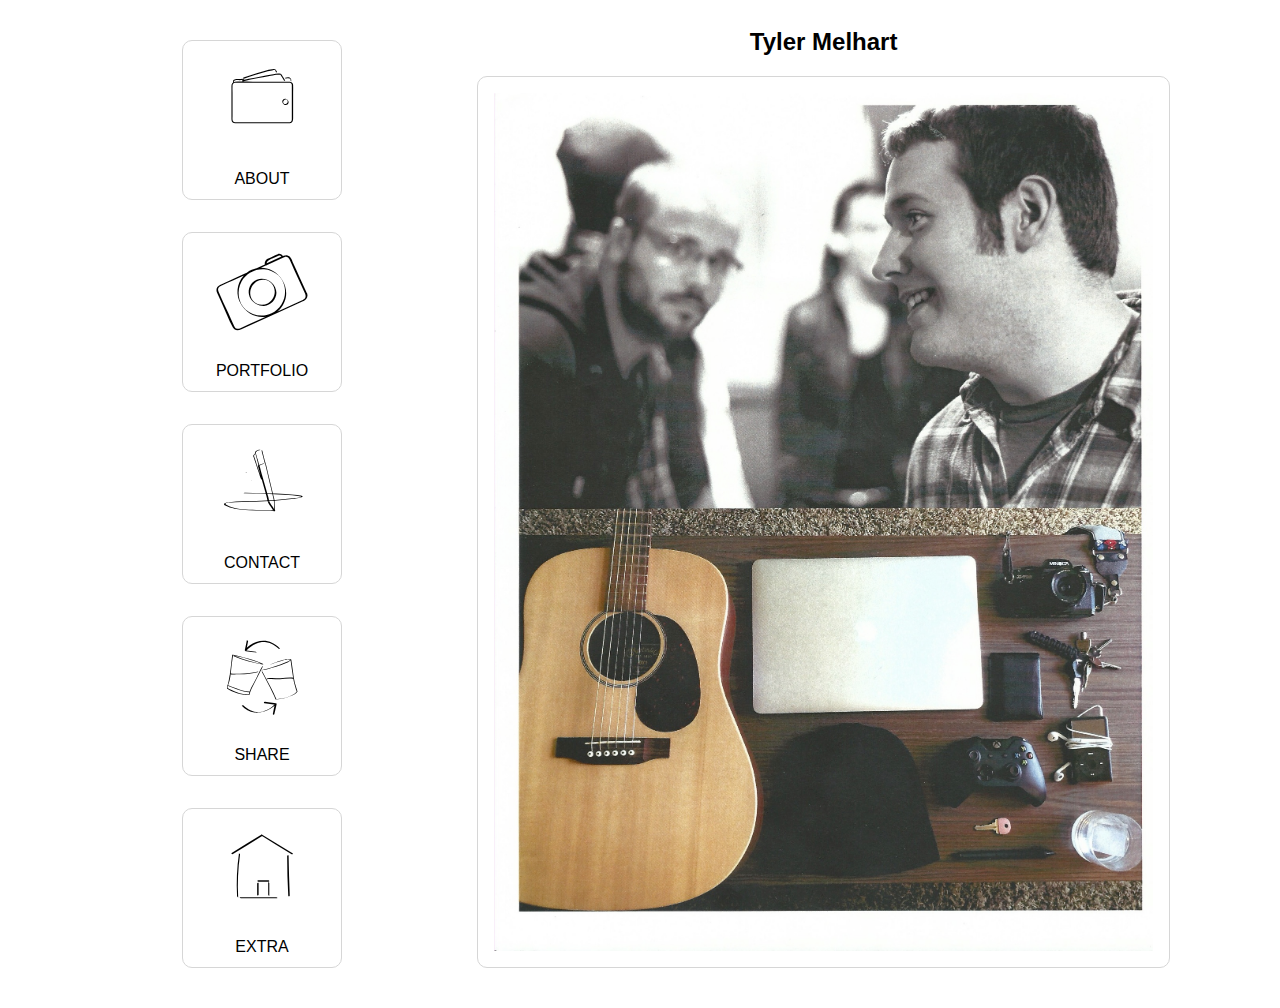
<file: index.html>
<!doctype html>
<html lang="en">
<head>
  <meta charset="UTF-8" />
  <meta name="viewport" content="width=device-width">

  <title>P2: Icon Fonts</title>
 
  <link rel="stylesheet" href="http://necolas.github.io/normalize.css/3.0.2/normalize.css">  
  <link rel="stylesheet" href="css/grid.css">
  <link rel="stylesheet" href="css/styles.css">	


</head>
<body>
	
  <div class="grid-container">
  
    <div class="grid-4">
      
      <!-- Icon Fonts -->
      <ul>
        <li>
          <i class="icon-about"> </i> 
          <a href="#">About</a>
        </li>
        <li>
          <i class="icon-portfolio"> </i> 
          <a href="#">Portfolio</a>
        </li>
        <li>
          <i class="icon-contact"> </i> 
          <a href="#">Contact</a>
        </li>
        <li>
          <i class="icon-share"> </i> 
          <a href="#">Share</a>
        </li>
        <li>
          <i class="icon-home"> </i> 
          <a href="#">Extra</a>
        </li>
      </ul>

    </div>

    <div class="grid-8">
      
      <!-- Persona -->
       <h2>Tyler Melhart</h2>  
      <img src="img/persona1.jpg" alt="Persona">
	  
    </div> 

  </div> 

<!-- Scripts -->
	<script src="https://ajax.googleapis.com/ajax/libs/jquery/2.1.3/jquery.min.js"></script>
  <script type="text/javascript" src="js/scripts.js"></script>

</body>
</html>
</file>
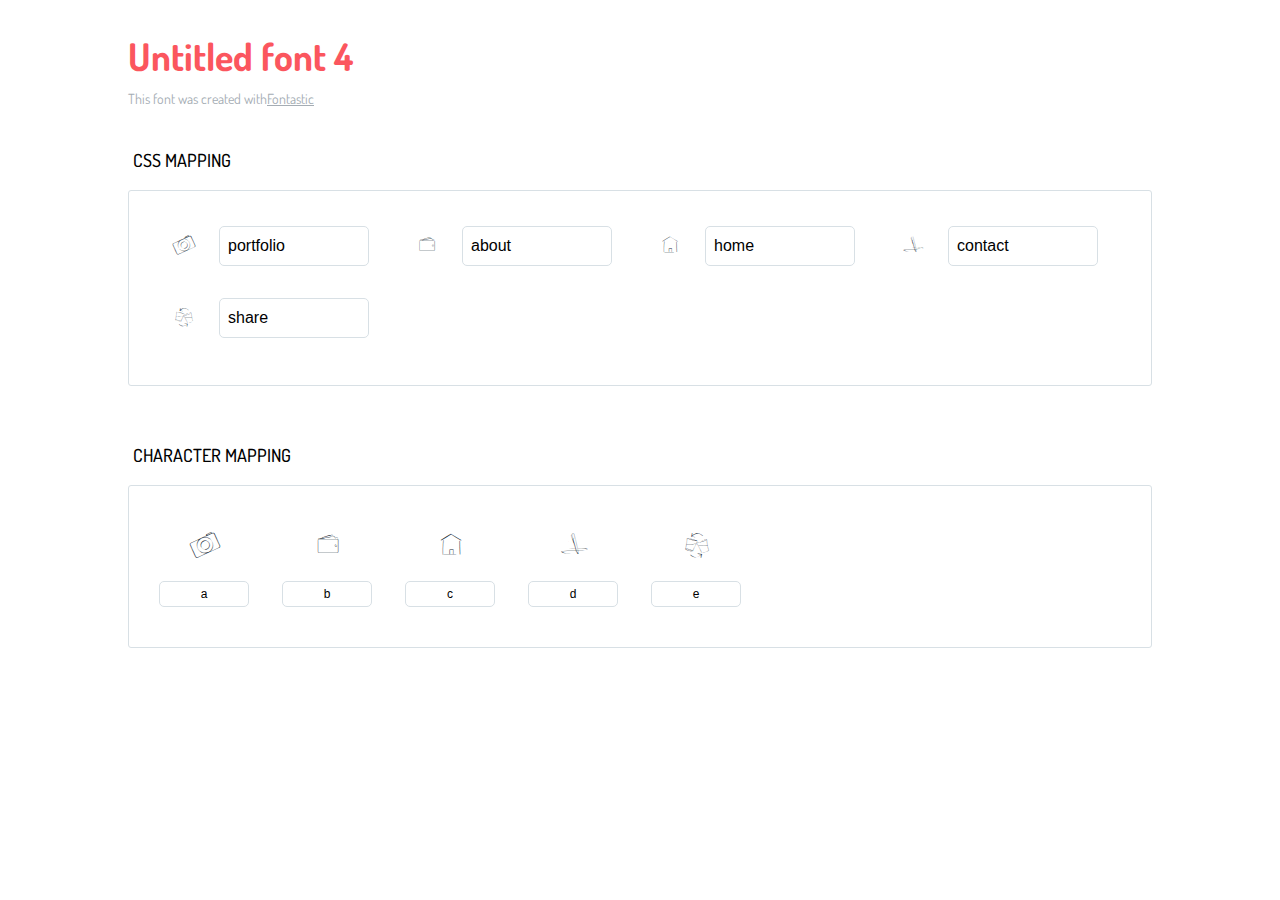
<file: icons-reference.html>
<!DOCTYPE html>
<html lang="en">
  <head>
    <meta charset="utf-8">
    <meta http-equiv="X-UA-Compatible" content="IE=edge,chrome=1">
    <meta name="viewport" content="width=device-width,initial-scale=1">
    <title>Font Reference - Untitled font 4</title>
    <link href="http://fonts.googleapis.com/css?family=Dosis:400,500,700" rel="stylesheet" type="text/css">
    <link rel="stylesheet" href="styles.css">
    <style type="text/css">
      html,body,div,span,applet,object,iframe,h1,h2,h3,h4,h5,h6,p,blockquote,pre,a,abbr,acronym,address,big,cite,code,del,dfn,em,img,ins,kbd,q,s,samp,small,strike,strong,sub,sup,tt,var,dl,dt,dd,ol,ul,li,fieldset,form,label,legend,table,caption,tbody,tfoot,thead,tr,th,td{margin:0;padding:0;border:0;outline:0;font-weight:inherit;font-style:inherit;font-family:inherit;font-size:100%;vertical-align:baseline}
body{line-height:1;color:#000;background:#fff}
ol,ul{list-style:none}
table{border-collapse:separate;border-spacing:0;vertical-align:middle}
caption,th,td{text-align:left;font-weight:normal;vertical-align:middle}
a img{border:none}
*{-webkit-box-sizing:border-box;-moz-box-sizing:border-box;box-sizing:border-box}
body{font-family:'Dosis','Tahoma',sans-serif}
.container{margin:15px auto;width:80%}
h1{margin:40px 0 20px;font-weight:700;font-size:38px;line-height:32px;color:#fb565e}
h2{font-size:18px;padding:0 0 21px 5px;margin:45px 0 0 0;text-transform:uppercase;font-weight:500}
.small{font-size:14px;color:#a5adb4;}
.small a{color:#a5adb4;}
.small a:hover{color:#fb565e}
.glyphs.character-mapping{margin:0 0 20px 0;padding:20px 0 20px 30px;color:rgba(0,0,0,0.5);border:1px solid #d8e0e5;-webkit-border-radius:3px;border-radius:3px;}
.glyphs.character-mapping li{margin:0 30px 20px 0;display:inline-block;width:90px}
.glyphs.character-mapping .icon{margin:10px 0 10px 15px;padding:15px;position:relative;width:55px;height:55px;color:#162a36 !important;overflow:hidden;-webkit-border-radius:3px;border-radius:3px;font-size:32px;}
.glyphs.character-mapping .icon svg{fill:#000}
.glyphs.character-mapping input{margin:0;padding:5px 0;line-height:12px;font-size:12px;display:block;width:100%;border:1px solid #d8e0e5;-webkit-border-radius:5px;border-radius:5px;text-align:center;outline:0;}
.glyphs.character-mapping input:focus{border:1px solid #fbde4a;-webkit-box-shadow:inset 0 0 3px #fbde4a;box-shadow:inset 0 0 3px #fbde4a}
.glyphs.character-mapping input:hover{-webkit-box-shadow:inset 0 0 3px #fbde4a;box-shadow:inset 0 0 3px #fbde4a}
.glyphs.css-mapping{margin:0 0 60px 0;padding:30px 0 20px 30px;color:rgba(0,0,0,0.5);border:1px solid #d8e0e5;-webkit-border-radius:3px;border-radius:3px;}
.glyphs.css-mapping li{margin:0 30px 20px 0;padding:0;display:inline-block;overflow:hidden}
.glyphs.css-mapping .icon{margin:0;margin-right:10px;padding:13px;height:50px;width:50px;color:#162a36 !important;overflow:hidden;float:left;font-size:24px}
.glyphs.css-mapping input{margin:0;margin-top:5px;padding:8px;line-height:16px;font-size:16px;display:block;width:150px;height:40px;border:1px solid #d8e0e5;-webkit-border-radius:5px;border-radius:5px;background:#fff;outline:0;float:right;}
.glyphs.css-mapping input:focus{border:1px solid #fbde4a;-webkit-box-shadow:inset 0 0 3px #fbde4a;box-shadow:inset 0 0 3px #fbde4a}
.glyphs.css-mapping input:hover{-webkit-box-shadow:inset 0 0 3px #fbde4a;box-shadow:inset 0 0 3px #fbde4a}

      
    </style>
  </head>
  <body>
    <div class="container">
      <h1>Untitled font 4</h1>
      <p class="small">This font was created with<a href="http://fontastic.me/">Fontastic</a></p>
      <h2>CSS mapping</h2>
      <ul class="glyphs css-mapping">
        <li>
          <div class="icon icon-portfolio"></div>
          <input type="text" readonly="readonly" value="portfolio">
        </li>
        <li>
          <div class="icon icon-about"></div>
          <input type="text" readonly="readonly" value="about">
        </li>
        <li>
          <div class="icon icon-home"></div>
          <input type="text" readonly="readonly" value="home">
        </li>
        <li>
          <div class="icon icon-contact"></div>
          <input type="text" readonly="readonly" value="contact">
        </li>
        <li>
          <div class="icon icon-share"></div>
          <input type="text" readonly="readonly" value="share">
        </li>
      </ul>
      <h2>Character mapping</h2>
      <ul class="glyphs character-mapping">
        <li>
          <div data-icon="a" class="icon"></div>
          <input type="text" readonly="readonly" value="a">
        </li>
        <li>
          <div data-icon="b" class="icon"></div>
          <input type="text" readonly="readonly" value="b">
        </li>
        <li>
          <div data-icon="c" class="icon"></div>
          <input type="text" readonly="readonly" value="c">
        </li>
        <li>
          <div data-icon="d" class="icon"></div>
          <input type="text" readonly="readonly" value="d">
        </li>
        <li>
          <div data-icon="e" class="icon"></div>
          <input type="text" readonly="readonly" value="e">
        </li>
      </ul>
    </div><script type="text/javascript">
(function() {
  var glyphs, _i, _len, _ref;

  _ref = document.getElementsByClassName('glyphs');
  for (_i = 0, _len = _ref.length; _i < _len; _i++) {
    glyphs = _ref[_i];
    glyphs.addEventListener('click', function(event) {
      if (event.target.tagName === 'INPUT') {
        return event.target.select();
      }
    });
  }

}).call(this);
</script>
  </body>
</html>
</file>
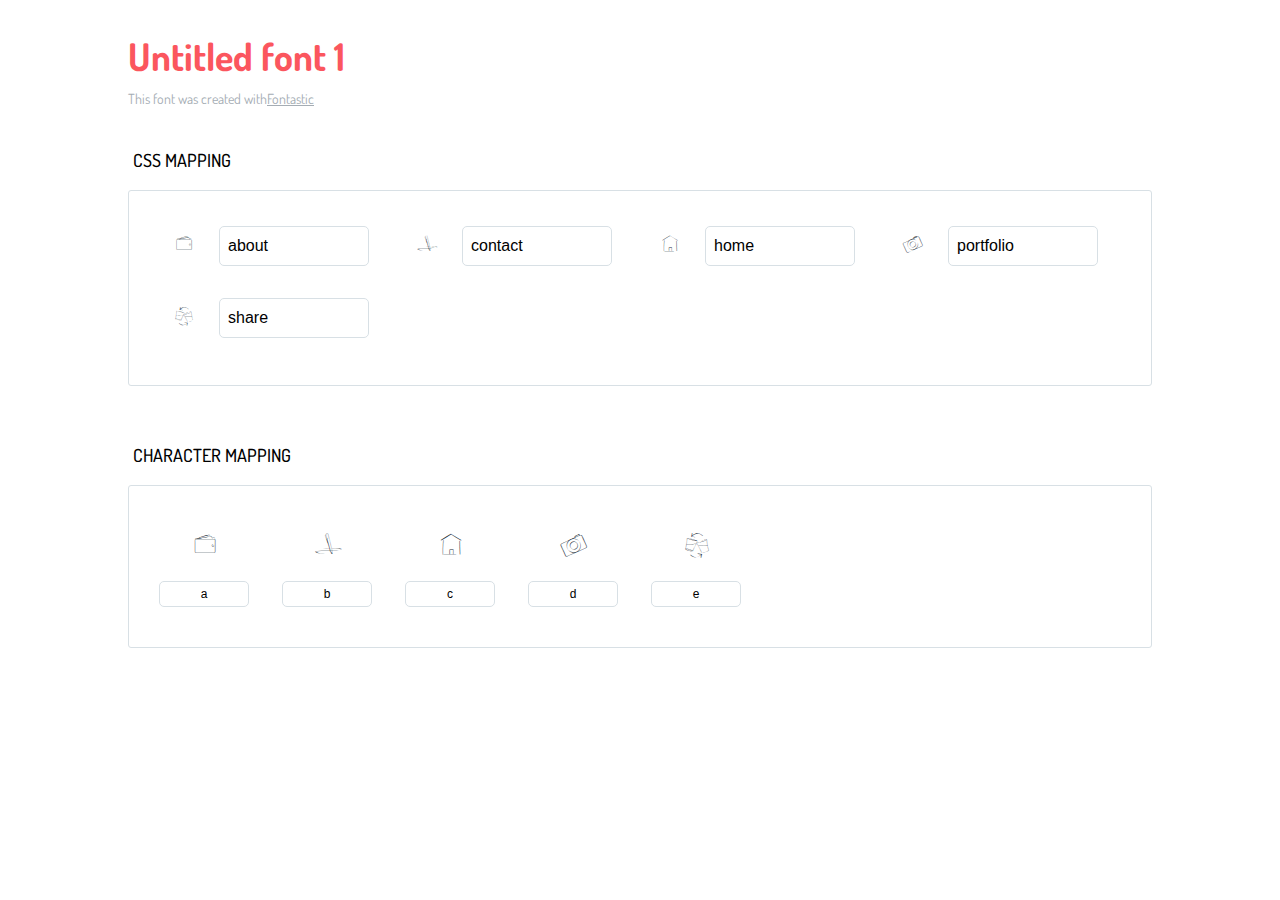
<file: untitled-font-1/icons-reference.html>
<!DOCTYPE html>
<html lang="en">
  <head>
    <meta charset="utf-8">
    <meta http-equiv="X-UA-Compatible" content="IE=edge,chrome=1">
    <meta name="viewport" content="width=device-width,initial-scale=1">
    <title>Font Reference - Untitled font 1</title>
    <link href="http://fonts.googleapis.com/css?family=Dosis:400,500,700" rel="stylesheet" type="text/css">
    <link rel="stylesheet" href="styles.css">
    <style type="text/css">
      html,body,div,span,applet,object,iframe,h1,h2,h3,h4,h5,h6,p,blockquote,pre,a,abbr,acronym,address,big,cite,code,del,dfn,em,img,ins,kbd,q,s,samp,small,strike,strong,sub,sup,tt,var,dl,dt,dd,ol,ul,li,fieldset,form,label,legend,table,caption,tbody,tfoot,thead,tr,th,td{margin:0;padding:0;border:0;outline:0;font-weight:inherit;font-style:inherit;font-family:inherit;font-size:100%;vertical-align:baseline}
body{line-height:1;color:#000;background:#fff}
ol,ul{list-style:none}
table{border-collapse:separate;border-spacing:0;vertical-align:middle}
caption,th,td{text-align:left;font-weight:normal;vertical-align:middle}
a img{border:none}
*{-webkit-box-sizing:border-box;-moz-box-sizing:border-box;box-sizing:border-box}
body{font-family:'Dosis','Tahoma',sans-serif}
.container{margin:15px auto;width:80%}
h1{margin:40px 0 20px;font-weight:700;font-size:38px;line-height:32px;color:#fb565e}
h2{font-size:18px;padding:0 0 21px 5px;margin:45px 0 0 0;text-transform:uppercase;font-weight:500}
.small{font-size:14px;color:#a5adb4;}
.small a{color:#a5adb4;}
.small a:hover{color:#fb565e}
.glyphs.character-mapping{margin:0 0 20px 0;padding:20px 0 20px 30px;color:rgba(0,0,0,0.5);border:1px solid #d8e0e5;-webkit-border-radius:3px;border-radius:3px;}
.glyphs.character-mapping li{margin:0 30px 20px 0;display:inline-block;width:90px}
.glyphs.character-mapping .icon{margin:10px 0 10px 15px;padding:15px;position:relative;width:55px;height:55px;color:#162a36 !important;overflow:hidden;-webkit-border-radius:3px;border-radius:3px;font-size:32px;}
.glyphs.character-mapping .icon svg{fill:#000}
.glyphs.character-mapping input{margin:0;padding:5px 0;line-height:12px;font-size:12px;display:block;width:100%;border:1px solid #d8e0e5;-webkit-border-radius:5px;border-radius:5px;text-align:center;outline:0;}
.glyphs.character-mapping input:focus{border:1px solid #fbde4a;-webkit-box-shadow:inset 0 0 3px #fbde4a;box-shadow:inset 0 0 3px #fbde4a}
.glyphs.character-mapping input:hover{-webkit-box-shadow:inset 0 0 3px #fbde4a;box-shadow:inset 0 0 3px #fbde4a}
.glyphs.css-mapping{margin:0 0 60px 0;padding:30px 0 20px 30px;color:rgba(0,0,0,0.5);border:1px solid #d8e0e5;-webkit-border-radius:3px;border-radius:3px;}
.glyphs.css-mapping li{margin:0 30px 20px 0;padding:0;display:inline-block;overflow:hidden}
.glyphs.css-mapping .icon{margin:0;margin-right:10px;padding:13px;height:50px;width:50px;color:#162a36 !important;overflow:hidden;float:left;font-size:24px}
.glyphs.css-mapping input{margin:0;margin-top:5px;padding:8px;line-height:16px;font-size:16px;display:block;width:150px;height:40px;border:1px solid #d8e0e5;-webkit-border-radius:5px;border-radius:5px;background:#fff;outline:0;float:right;}
.glyphs.css-mapping input:focus{border:1px solid #fbde4a;-webkit-box-shadow:inset 0 0 3px #fbde4a;box-shadow:inset 0 0 3px #fbde4a}
.glyphs.css-mapping input:hover{-webkit-box-shadow:inset 0 0 3px #fbde4a;box-shadow:inset 0 0 3px #fbde4a}

      
    </style>
  </head>
  <body>
    <div class="container">
      <h1>Untitled font 1</h1>
      <p class="small">This font was created with<a href="http://fontastic.me/">Fontastic</a></p>
      <h2>CSS mapping</h2>
      <ul class="glyphs css-mapping">
        <li>
          <div class="icon icon-about"></div>
          <input type="text" readonly="readonly" value="about">
        </li>
        <li>
          <div class="icon icon-contact"></div>
          <input type="text" readonly="readonly" value="contact">
        </li>
        <li>
          <div class="icon icon-home"></div>
          <input type="text" readonly="readonly" value="home">
        </li>
        <li>
          <div class="icon icon-portfolio"></div>
          <input type="text" readonly="readonly" value="portfolio">
        </li>
        <li>
          <div class="icon icon-share"></div>
          <input type="text" readonly="readonly" value="share">
        </li>
      </ul>
      <h2>Character mapping</h2>
      <ul class="glyphs character-mapping">
        <li>
          <div data-icon="a" class="icon"></div>
          <input type="text" readonly="readonly" value="a">
        </li>
        <li>
          <div data-icon="b" class="icon"></div>
          <input type="text" readonly="readonly" value="b">
        </li>
        <li>
          <div data-icon="c" class="icon"></div>
          <input type="text" readonly="readonly" value="c">
        </li>
        <li>
          <div data-icon="d" class="icon"></div>
          <input type="text" readonly="readonly" value="d">
        </li>
        <li>
          <div data-icon="e" class="icon"></div>
          <input type="text" readonly="readonly" value="e">
        </li>
      </ul>
    </div><script type="text/javascript">
(function() {
  var glyphs, _i, _len, _ref;

  _ref = document.getElementsByClassName('glyphs');
  for (_i = 0, _len = _ref.length; _i < _len; _i++) {
    glyphs = _ref[_i];
    glyphs.addEventListener('click', function(event) {
      if (event.target.tagName === 'INPUT') {
        return event.target.select();
      }
    });
  }

}).call(this);
</script>
  </body>
</html>
</file>
<file: css/grid.css>
/* Global
================================ */

* {
	-webkit-box-sizing: border-box;
	-moz-box-sizing: border-box;
	box-sizing: border-box;
}


.grid-container {
	padding-left: 10px;
	padding-right: 10px;
	margin-left: auto;
	margin-right: auto;
}
img {
	width: 100%;
}

/* Media Queries
================================ */

@media (min-width: 1px) and (max-width: 767px)  {
	.grid-container > [class^="grid-"] {
		padding-top: 5px;
		padding-bottom: 5px;
	}
	.hide-mobile {
		display: none;
	}
}

@media (min-width: 768px) {

	/* Columns
	================================ */

	.grid-container > [class^="grid-"] {
		float: left;
		min-height: 1px;
		padding-left: 10px;
		padding-right: 10px;
		margin-left: 2%;
	}
	.grid-container > [class^="grid-"]:first-child {
		margin-left: 0;
	}
	.grid-container > [class^="grid-"]:last-child {
		float: right;
	}

	/* Columns are 65px wide, with 20px gutters
	=========================================== */

	.grid-1 {
		width: 6.5%;
	}
	.grid-2 {
		width: 15%;
	}
	.grid-3 {
		width: 23.5%;
	}
	.grid-4 {
		width: 32%;
	}
	.grid-5 {
		width: 40.5%;
	}
	.grid-6 {
		width: 49%;
	}
	.grid-7 {
		width: 57.5%;
	}
	.grid-8 {
		width: 66%;
	}
	.grid-9 {
		width: 74.5%;
	}
	.grid-10 {
		width: 83%;
	}
	.grid-11 {
		width: 91.5%;
	}
	.grid-12 {
		width: 100%;
	}

	/* Clearfix
	================================ */

	.grid-container:after,
	.group:after {
	  content: " ";
	  display: table;
	  clear: both;
	}
}
@media (min-width: 1200px) {
	.grid-container {
		max-width: 1100px;
	}
}
</file>
<file: css/styles.css>
/********************
FONTS
*******************/
@charset "UTF-8";

@font-face {
  font-family: "untitled-font-4";
  src:url("../fonts/untitled-font-4.eot");
  src:url("../fonts/untitled-font-4.eot?#iefix") format("embedded-opentype"),
    url("../fonts/untitled-font-4.woff") format("woff"),
    url("../fonts/untitled-font-4.ttf") format("truetype"),
    url("../fonts/untitled-font-4.svg#untitled-font-4") format("svg");
  font-weight: normal;
  font-style: normal;

}

[data-icon]:before {
  font-family: "untitled-font-4" !important;
  content: attr(data-icon);
  font-style: normal !important;
  font-weight: normal !important;
  font-variant: normal !important;
  text-transform: none !important;
  speak: none;
  line-height: 1;
  -webkit-font-smoothing: antialiased;
  -moz-osx-font-smoothing: grayscale;
}

[class^="icon-"]:before,
[class*=" icon-"]:before {
  font-family: "untitled-font-4" !important;
  font-style: normal !important;
  font-weight: normal !important;
  font-variant: normal !important;
  text-transform: none !important;
  speak: none;
  line-height: 1;
  -webkit-font-smoothing: antialiased;
  -moz-osx-font-smoothing: grayscale;
}

.icon-portfolio:before {
  content: "a";
}
.icon-about:before {
  content: "b";
}
.icon-home:before {
  content: "c";
}
.icon-contact:before {
  content: "d";
}
.icon-share:before {
  content: "e";
}



/********************
TEMPLATE STYLING
*******************/

h2 {
	font-family: "Helvetica Neue", Helvetica, Arial, sans-serif;
	text-align: center;
}

li {
	border: 1px solid #d6d6d6;
	border-radius: 10px;
	font-family: "Helvetica Neue", Helvetica, Arial, sans-serif;
	height: 10em;
	list-style: none;
	margin: 2em;
	padding: 1em;
	text-align: center;
	width: 10em;
}

i {
	font-size: 6em;
}

a {
	color: #000;
	text-decoration: none;
	text-transform: uppercase;
}

img {
	border: 1px solid #d6d6d6;
	border-radius: 10px;
	padding: 1em;
}
</file>
<file: styles.css>
@charset "UTF-8";

@font-face {
  font-family: "untitled-font-4";
  src:url("fonts/untitled-font-4.eot");
  src:url("fonts/untitled-font-4.eot?#iefix") format("embedded-opentype"),
    url("fonts/untitled-font-4.woff") format("woff"),
    url("fonts/untitled-font-4.ttf") format("truetype"),
    url("fonts/untitled-font-4.svg#untitled-font-4") format("svg");
  font-weight: normal;
  font-style: normal;

}

[data-icon]:before {
  font-family: "untitled-font-4" !important;
  content: attr(data-icon);
  font-style: normal !important;
  font-weight: normal !important;
  font-variant: normal !important;
  text-transform: none !important;
  speak: none;
  line-height: 1;
  -webkit-font-smoothing: antialiased;
  -moz-osx-font-smoothing: grayscale;
}

[class^="icon-"]:before,
[class*=" icon-"]:before {
  font-family: "untitled-font-4" !important;
  font-style: normal !important;
  font-weight: normal !important;
  font-variant: normal !important;
  text-transform: none !important;
  speak: none;
  line-height: 1;
  -webkit-font-smoothing: antialiased;
  -moz-osx-font-smoothing: grayscale;
}

.icon-portfolio:before {
  content: "a";
}
.icon-about:before {
  content: "b";
}
.icon-home:before {
  content: "c";
}
.icon-contact:before {
  content: "d";
}
.icon-share:before {
  content: "e";
}
</file>
<file: untitled-font-1/styles.css>
@charset "UTF-8";

@font-face {
  font-family: "untitled-font-1";
  src:url("fonts/untitled-font-1.eot");
  src:url("fonts/untitled-font-1.eot?#iefix") format("embedded-opentype"),
    url("fonts/untitled-font-1.woff") format("woff"),
    url("fonts/untitled-font-1.ttf") format("truetype"),
    url("fonts/untitled-font-1.svg#untitled-font-1") format("svg");
  font-weight: normal;
  font-style: normal;

}

[data-icon]:before {
  font-family: "untitled-font-1" !important;
  content: attr(data-icon);
  font-style: normal !important;
  font-weight: normal !important;
  font-variant: normal !important;
  text-transform: none !important;
  speak: none;
  line-height: 1;
  -webkit-font-smoothing: antialiased;
  -moz-osx-font-smoothing: grayscale;
}

[class^="icon-"]:before,
[class*=" icon-"]:before {
  font-family: "untitled-font-1" !important;
  font-style: normal !important;
  font-weight: normal !important;
  font-variant: normal !important;
  text-transform: none !important;
  speak: none;
  line-height: 1;
  -webkit-font-smoothing: antialiased;
  -moz-osx-font-smoothing: grayscale;
}

.icon-about:before {
  content: "a";
}
.icon-contact:before {
  content: "b";
}
.icon-home:before {
  content: "c";
}
.icon-portfolio:before {
  content: "d";
}
.icon-share:before {
  content: "e";
}
</file>
